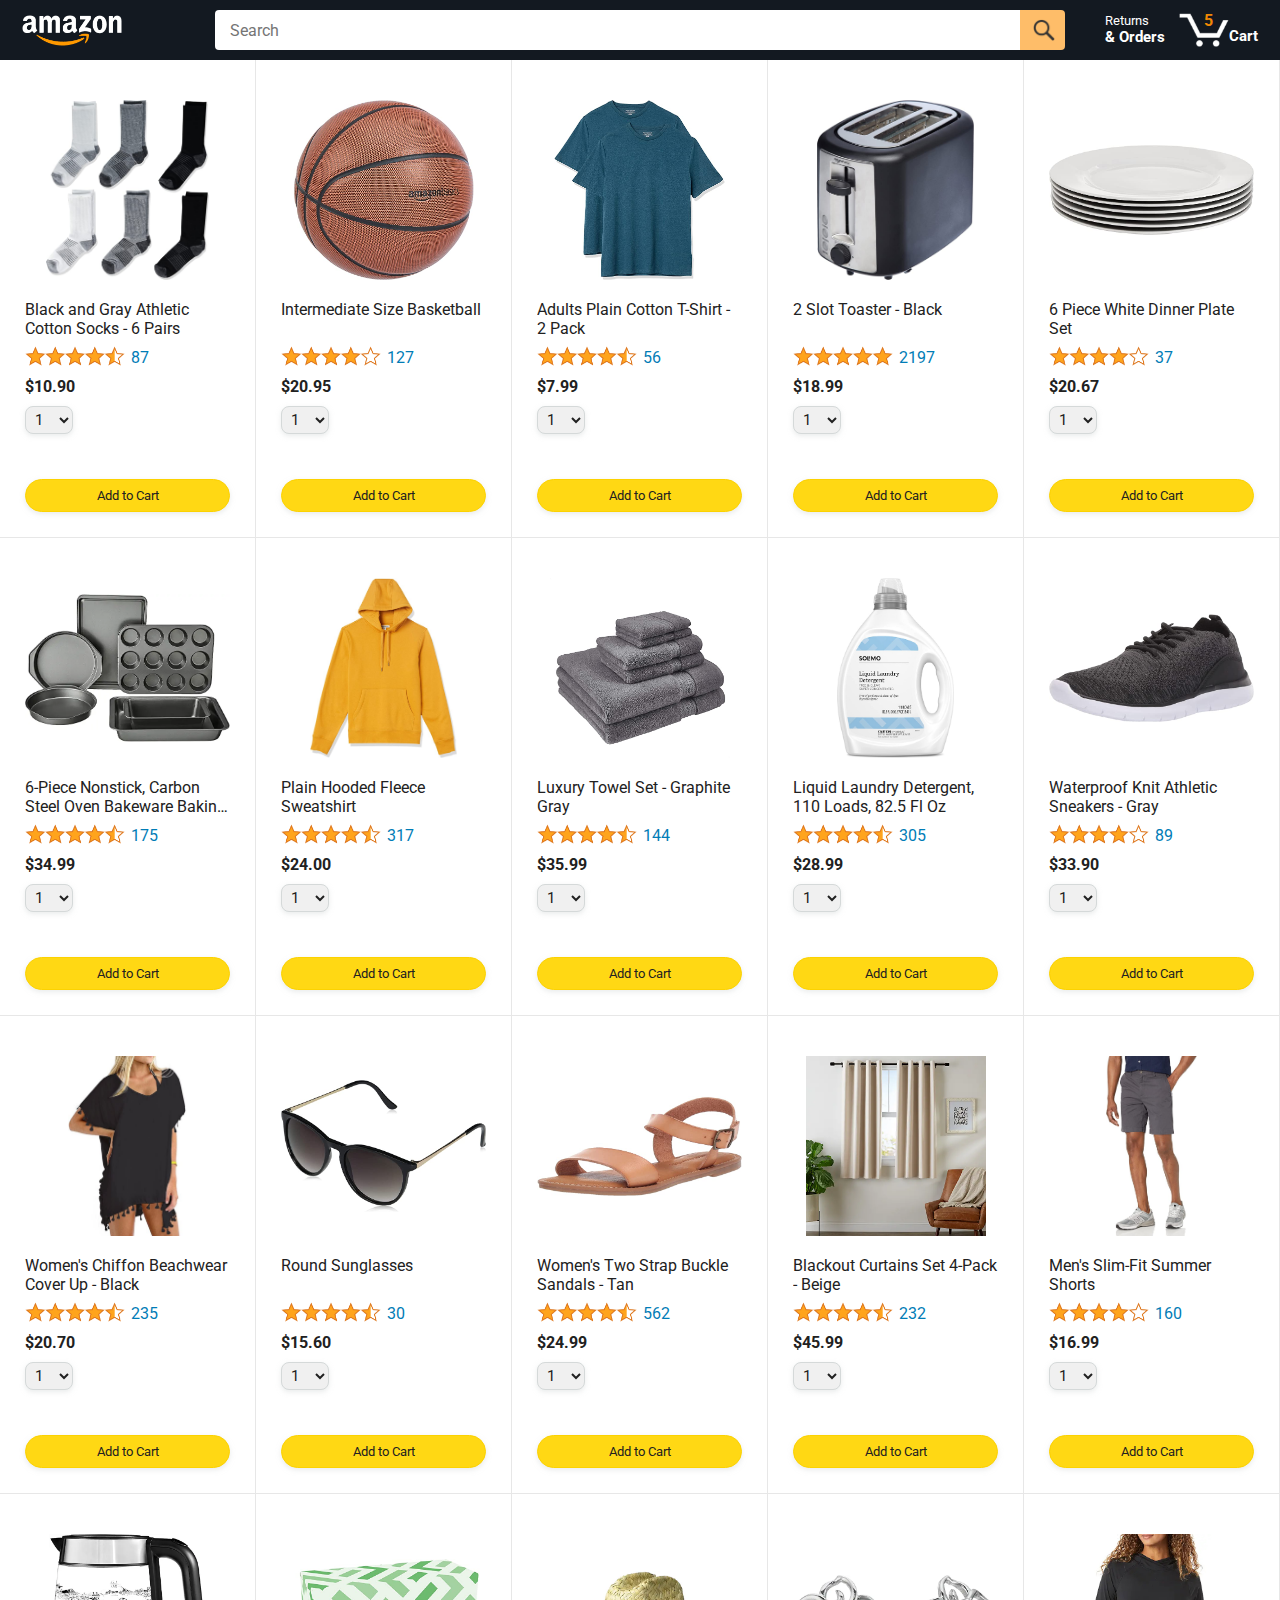
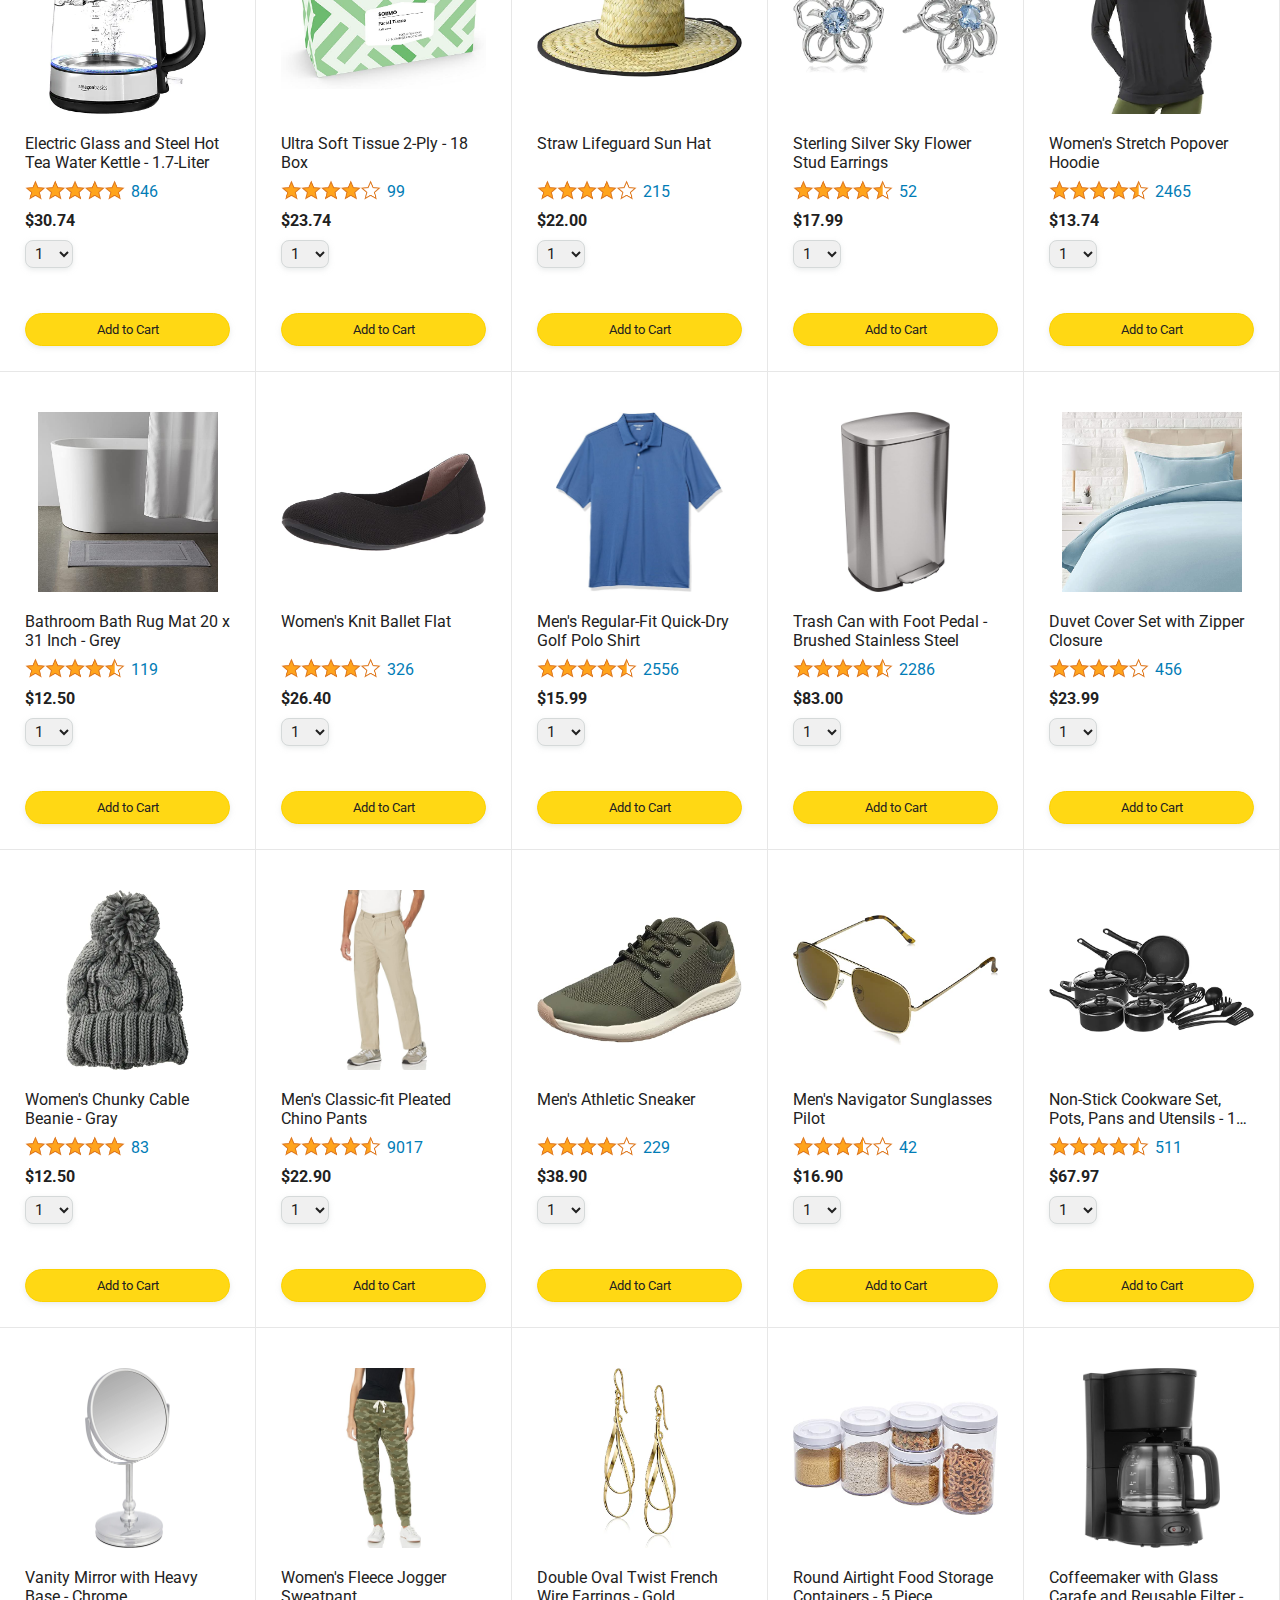
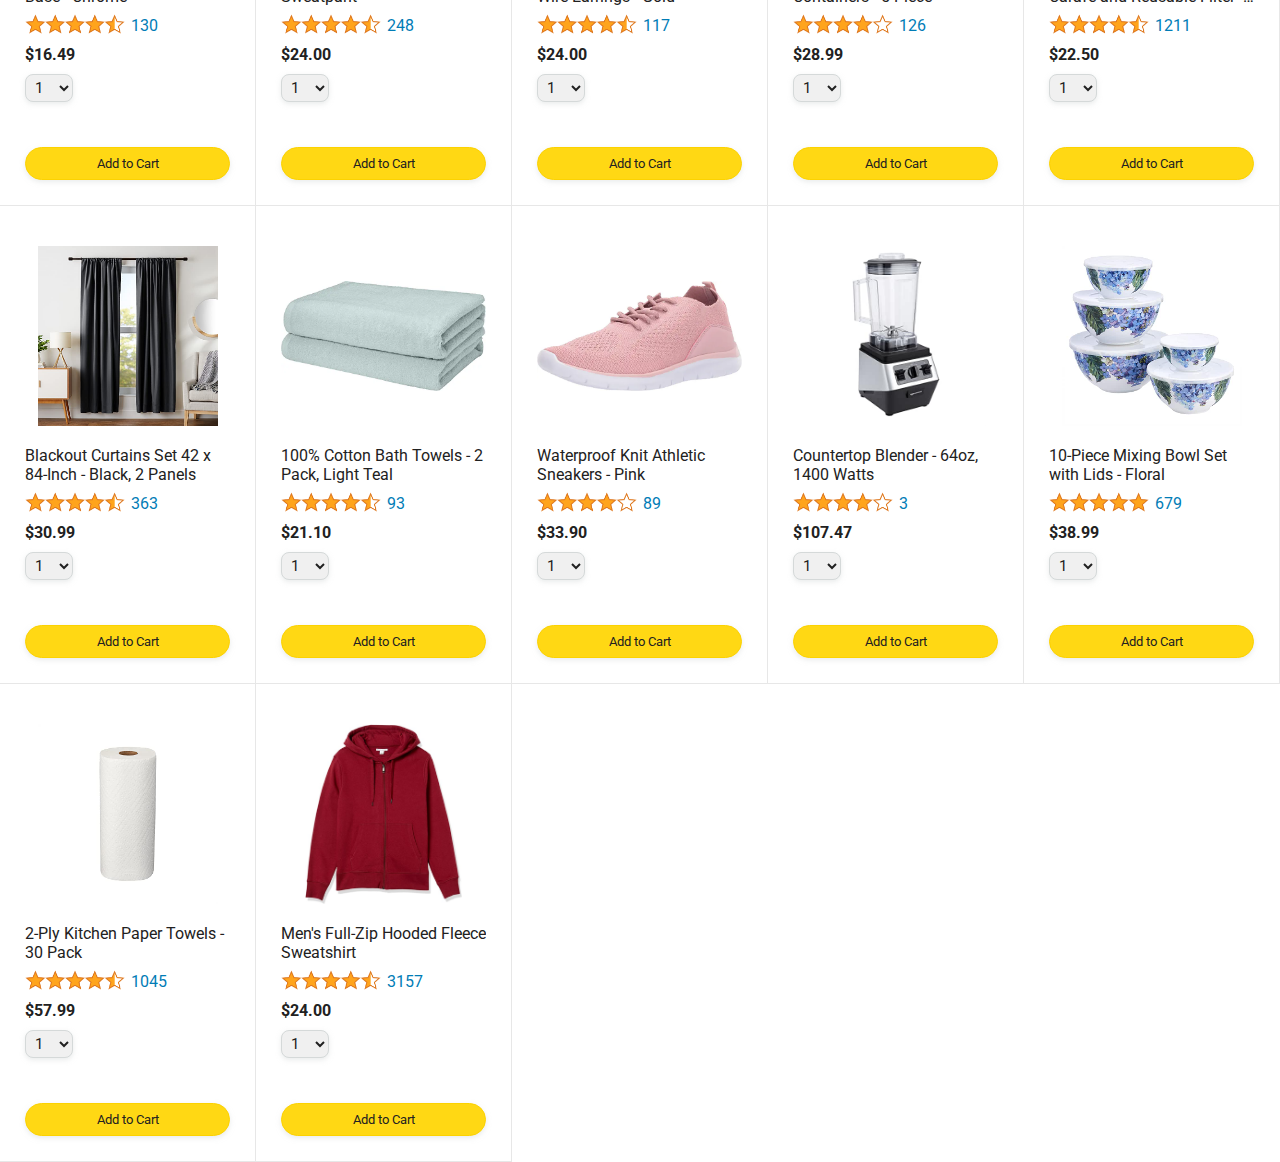
<file: index.html>
<!DOCTYPE html>
<html>

<head>
  <title>Amazon Project</title>

  <!-- This code is needed for responsive design to work.
      (Responsive design = make the website look good on
      smaller screen sizes like a phone or a tablet). -->
  <meta name="viewport" content="width=device-width, initial-scale=1">

  <!-- Load a font called Roboto from Google Fonts. -->
  <link rel="preconnect" href="https://fonts.googleapis.com">
  <link rel="preconnect" href="https://fonts.gstatic.com" crossorigin>
  <link href="https://fonts.googleapis.com/css2?family=Roboto:wght@400;500;700&display=swap" rel="stylesheet">

  <!-- Here are the CSS files for this page. -->
  <link rel="stylesheet" href="./styles/shared/general.css">
  <link rel="stylesheet" href="./styles/shared/amazon-header.css">
  <link rel="stylesheet" href="./styles/pages/amazon.css">
</head>

<body>
  <div class="amazon-header">
    <div class="amazon-header-left-section">
      <a href="./index.html" class="header-link">
        <img class="amazon-logo" src="./images/amazon-logo-white.png">
        <img class="amazon-mobile-logo" src="./images/amazon-mobile-logo-white.png">
      </a>
    </div>

    <div class="amazon-header-middle-section">
      <input class="search-bar" type="text" placeholder="Search">

      <button class="search-button">
        <img class="search-icon" src="./images/icons/search-icon.png">
      </button>
    </div>

    <div class="amazon-header-right-section">
      <a class="orders-link header-link" href="./orders.html">
        <span class="returns-text">Returns</span>
        <span class="orders-text">& Orders</span>
      </a>

      <a class="cart-link header-link" href="./checkout.html">
        <img class="cart-icon" src="./images/icons/cart-icon.png">
        <div class="cart-quantity js-cart-quantity">0</div>
        <div class="cart-text">Cart</div>
      </a>
    </div>
  </div>

  <div class="main">
    <div class="products-grid js-all-products-grid">

    </div>
  </div>
  <script type="module" src="./backend/amazon.js"></script>
</body>

</html>
</file>
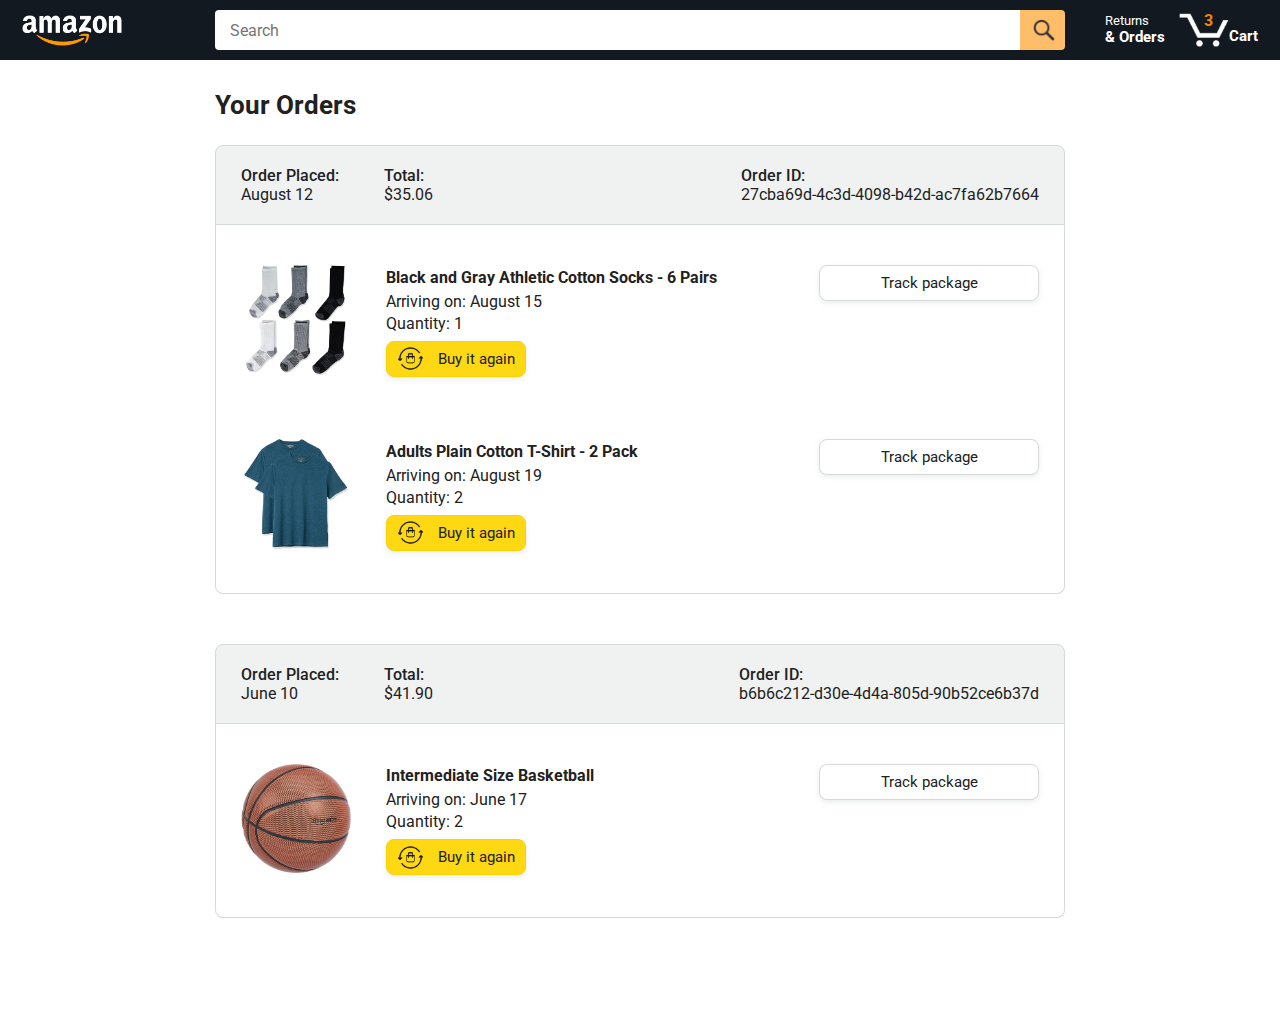
<file: orders.html>
<!DOCTYPE html>
<html>
  <head>
    <title>Orders</title>

    <!-- This code is needed for responsive design to work.
      (Responsive design = make the website look good on
      smaller screen sizes like a phone or a tablet). -->
    <meta name="viewport" content="width=device-width, initial-scale=1">

    <!-- Load a font called Roboto from Google Fonts. -->
    <link rel="preconnect" href="https://fonts.googleapis.com">
    <link rel="preconnect" href="https://fonts.gstatic.com" crossorigin>
    <link href="https://fonts.googleapis.com/css2?family=Roboto:wght@400;500;700&display=swap" rel="stylesheet">

    <!-- Here are the CSS files for this page. -->
    <link rel="stylesheet" href="styles/shared/general.css">
    <link rel="stylesheet" href="styles/shared/amazon-header.css">
    <link rel="stylesheet" href="styles/pages/orders.css">
  </head>
  <body>
    <div class="amazon-header">
      <div class="amazon-header-left-section">
        <a href="amazon.html" class="header-link">
          <img class="amazon-logo"
            src="images/amazon-logo-white.png">
          <img class="amazon-mobile-logo"
            src="images/amazon-mobile-logo-white.png">
        </a>
      </div>

      <div class="amazon-header-middle-section">
        <input class="search-bar" type="text" placeholder="Search">

        <button class="search-button">
          <img class="search-icon" src="images/icons/search-icon.png">
        </button>
      </div>

      <div class="amazon-header-right-section">
        <a class="orders-link header-link" href="orders.html">
          <span class="returns-text">Returns</span>
          <span class="orders-text">& Orders</span>
        </a>

        <a class="cart-link header-link" href="checkout.html">
          <img class="cart-icon" src="images/icons/cart-icon.png">
          <div class="cart-quantity">3</div>
          <div class="cart-text">Cart</div>
        </a>
      </div>
    </div>

    <div class="main">
      <div class="page-title">Your Orders</div>

      <div class="orders-grid">
        <div class="order-container">
          
          <div class="order-header">
            <div class="order-header-left-section">
              <div class="order-date">
                <div class="order-header-label">Order Placed:</div>
                <div>August 12</div>
              </div>
              <div class="order-total">
                <div class="order-header-label">Total:</div>
                <div>$35.06</div>
              </div>
            </div>

            <div class="order-header-right-section">
              <div class="order-header-label">Order ID:</div>
              <div>27cba69d-4c3d-4098-b42d-ac7fa62b7664</div>
            </div>
          </div>

          <div class="order-details-grid">
            <div class="product-image-container">
              <img src="images/products/athletic-cotton-socks-6-pairs.jpg">
            </div>

            <div class="product-details">
              <div class="product-name">
                Black and Gray Athletic Cotton Socks - 6 Pairs
              </div>
              <div class="product-delivery-date">
                Arriving on: August 15
              </div>
              <div class="product-quantity">
                Quantity: 1
              </div>
              <button class="buy-again-button button-primary">
                <img class="buy-again-icon" src="images/icons/buy-again.png">
                <span class="buy-again-message">Buy it again</span>
              </button>
            </div>

            <div class="product-actions">
              <a href="tracking.html">
                <button class="track-package-button button-secondary">
                  Track package
                </button>
              </a>
            </div>

            <div class="product-image-container">
              <img src="images/products/adults-plain-cotton-tshirt-2-pack-teal.jpg">
            </div>

            <div class="product-details">
              <div class="product-name">
                Adults Plain Cotton T-Shirt - 2 Pack
              </div>
              <div class="product-delivery-date">
                Arriving on: August 19
              </div>
              <div class="product-quantity">
                Quantity: 2
              </div>
              <button class="buy-again-button button-primary">
                <img class="buy-again-icon" src="images/icons/buy-again.png">
                <span class="buy-again-message">Buy it again</span>
              </button>
            </div>

            <div class="product-actions">
              <a href="tracking.html">
                <button class="track-package-button button-secondary">
                  Track package
                </button>
              </a>
            </div>
          </div>
        </div>

        <div class="order-container">

          <div class="order-header">
            <div class="order-header-left-section">
              <div class="order-date">
                <div class="order-header-label">Order Placed:</div>
                <div>June 10</div>
              </div>
              <div class="order-total">
                <div class="order-header-label">Total:</div>
                <div>$41.90</div>
              </div>
            </div>

            <div class="order-header-right-section">
              <div class="order-header-label">Order ID:</div>
              <div>b6b6c212-d30e-4d4a-805d-90b52ce6b37d</div>
            </div>
          </div>

          <div class="order-details-grid">
            <div class="product-image-container">
              <img src="images/products/intermediate-composite-basketball.jpg">
            </div>

            <div class="product-details">
              <div class="product-name">
                Intermediate Size Basketball
              </div>
              <div class="product-delivery-date">
                Arriving on: June 17
              </div>
              <div class="product-quantity">
                Quantity: 2
              </div>
              <button class="buy-again-button button-primary">
                <img class="buy-again-icon" src="images/icons/buy-again.png">
                <span class="buy-again-message">Buy it again</span>
              </button>
            </div>

            <div class="product-actions">
              <a href="tracking.html">
                <button class="track-package-button button-secondary">
                  Track package
                </button>
              </a>
            </div>
          </div>
        </div>
      </div>
    </div>
  </body>
</html>
</file>
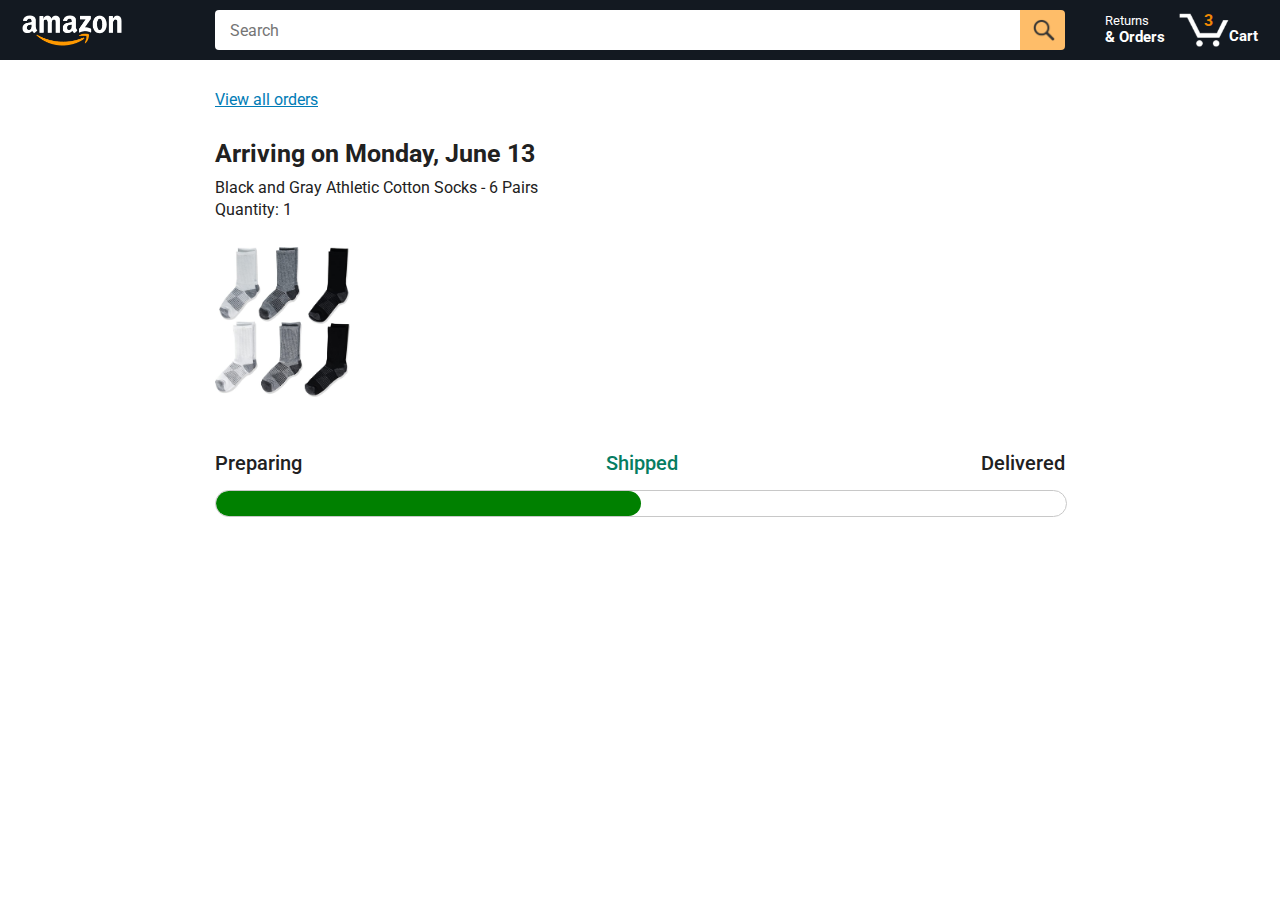
<file: tracking.html>
<!DOCTYPE html>
<html>
  <head>
    <title>Tracking</title>

    <!-- This code is needed for responsive design to work.
      (Responsive design = make the website look good on
      smaller screen sizes like a phone or a tablet). -->
    <meta name="viewport" content="width=device-width, initial-scale=1">

    <!-- Load a font called Roboto from Google Fonts. -->
    <link rel="preconnect" href="https://fonts.googleapis.com">
    <link rel="preconnect" href="https://fonts.gstatic.com" crossorigin>
    <link href="https://fonts.googleapis.com/css2?family=Roboto:wght@400;500;700&display=swap" rel="stylesheet">

    <!-- Here are the CSS files for this page. -->
    <link rel="stylesheet" href="styles/shared/general.css">
    <link rel="stylesheet" href="styles/shared/amazon-header.css">
    <link rel="stylesheet" href="styles/pages/tracking.css">
  </head>
  <body>
    <div class="amazon-header">
      <div class="amazon-header-left-section">
        <a href="amazon.html" class="header-link">
          <img class="amazon-logo"
            src="images/amazon-logo-white.png">
          <img class="amazon-mobile-logo"
            src="images/amazon-mobile-logo-white.png">
        </a>
      </div>

      <div class="amazon-header-middle-section">
        <input class="search-bar" type="text" placeholder="Search">

        <button class="search-button">
          <img class="search-icon" src="images/icons/search-icon.png">
        </button>
      </div>

      <div class="amazon-header-right-section">
        <a class="orders-link header-link" href="orders.html">
          <span class="returns-text">Returns</span>
          <span class="orders-text">& Orders</span>
        </a>

        <a class="cart-link header-link" href="checkout.html">
          <img class="cart-icon" src="images/icons/cart-icon.png">
          <div class="cart-quantity">3</div>
          <div class="cart-text">Cart</div>
        </a>
      </div>
    </div>

    <div class="main">
      <div class="order-tracking">
        <a class="back-to-orders-link link-primary" href="orders.html">
          View all orders
        </a>

        <div class="delivery-date">
          Arriving on Monday, June 13
        </div>

        <div class="product-info">
          Black and Gray Athletic Cotton Socks - 6 Pairs
        </div>

        <div class="product-info">
          Quantity: 1
        </div>

        <img class="product-image" src="images/products/athletic-cotton-socks-6-pairs.jpg">

        <div class="progress-labels-container">
          <div class="progress-label">
            Preparing
          </div>
          <div class="progress-label current-status">
            Shipped
          </div>
          <div class="progress-label">
            Delivered
          </div>
        </div>

        <div class="progress-bar-container">
          <div class="progress-bar"></div>
        </div>
      </div>
    </div>
  </body>
</html>
</file>
<file: styles/shared/general.css>
body {
  font-family: Roboto, Arial;
  color: rgb(33, 33, 33);
  /* The <body> element has a default margin of 8px
     on all sides. This removes the default margins. */
  margin: 0;
}

/* <p> elements have a default margin on the top
   and bottom. This removes the default margins. */
p {
  margin: 0;
}

button {
  cursor: pointer;
}

select {
  cursor: pointer;
}

input, select, button {
  font-family: Roboto, Arial;
}

.button-primary {
  color: rgb(33, 33, 33);
  background-color: rgb(255, 216, 20);
  border: 1px solid rgb(252, 210, 0);
  border-radius: 8px;
  cursor: pointer;
  box-shadow: 0 2px 5px rgba(213, 217, 217, 0.5);
}

.button-primary:hover {
  background-color: rgb(247, 202, 0);
  border: 1px solid rgb(242, 194, 0);
}

.button-primary:active {
  background: rgb(255, 216, 20);
  border-color: rgb(252, 210, 0);
  box-shadow: none;
}

.button-secondary {
  color: rgb(33, 33, 33);
  background: white;
  border: 1px solid rgb(213, 217, 217);
  border-radius: 8px;
  cursor: pointer;
  box-shadow: 0 2px 5px rgba(213, 217, 217, 0.5);
}

.button-secondary:hover {
  background-color: rgb(247, 250, 250);
}

.button-secondary:active {
  background-color: rgb(237, 253, 255);
  box-shadow: none;
}

/* These styles will limit text to 2 lines. Anything
   beyond 2 lines will be replaced with "..."
   You can find this code by using an A.I. tool or by
   searching in Google.
   https://css-tricks.com/almanac/properties/l/line-clamp/ */
.limit-text-to-2-lines {
  display: -webkit-box;
  -webkit-line-clamp: 2;
  -webkit-box-orient: vertical;
  overflow: hidden;
}

.link-primary {
  color: rgb(1, 124, 182);
  cursor: pointer;
}

.link-primary:hover {
  color: rgb(196, 80, 0);
}

/* Styles for dropdown selectors. */
select {
  color: rgb(33, 33, 33);
  background-color: rgb(240, 240, 240);
  border: 1px solid rgb(213, 217, 217);
  border-radius: 8px;
  padding: 3px 5px;
  font-size: 15px;
  cursor: pointer;
  box-shadow: 0 2px 5px rgba(213, 217, 217, 0.5);
}

select:focus,
input:focus {
  outline: 2px solid rgb(255, 153, 0);
}
</file>
<file: styles/shared/amazon-header.css>
.amazon-header {
  background-color: rgb(19, 25, 33);
  color: white;
  padding-left: 15px;
  padding-right: 15px;

  display: flex;
  align-items: center;
  justify-content: space-between;

  position: fixed;
  top: 0;
  left: 0;
  right: 0;
  height: 60px;
}

.amazon-header-left-section {
  width: 180px;
}

@media (max-width: 800px) {
  .amazon-header-left-section {
    width: unset;
  }
}

.header-link {
  display: inline-block;
  padding: 6px;
  border-radius: 2px;
  cursor: pointer;
  text-decoration: none;
  border: 1px solid rgba(0, 0, 0, 0);
}

.header-link:hover {
  border: 1px solid white;
}

.amazon-logo {
  width: 100px;
  margin-top: 5px;
}

.amazon-mobile-logo {
  display: none;
}

@media (max-width: 575px) {
  .amazon-logo {
    display: none;
  }

  .amazon-mobile-logo {
    display: block;
    height: 35px;
    margin-top: 5px;
  }
}

.amazon-header-middle-section {
  flex: 1;
  max-width: 850px;
  margin-left: 10px;
  margin-right: 10px;
  display: flex;
}

.search-bar {
  flex: 1;
  width: 0;
  font-size: 16px;
  height: 38px;
  padding-left: 15px;
  border: none;
  border-top-left-radius: 4px;
  border-bottom-left-radius: 4px;
  border-top-right-radius: 0;
  border-bottom-right-radius: 0;
}

.search-button {
  background-color: rgb(254, 189, 105);
  border: none;
  width: 45px;
  height: 40px;
  border-top-right-radius: 4px;
  border-bottom-right-radius: 4px;
  flex-shrink: 0;
}

.search-icon {
  height: 22px;
  margin-left: 2px;
  margin-top: 3px;
}

.amazon-header-right-section {
  width: 180px;
  flex-shrink: 0;
  display: flex;
  justify-content: end;
}

.orders-link {
  color: white;
}

.returns-text {
  display: block;
  font-size: 13px;
}

.orders-text {
  display: block;
  font-size: 15px;
  font-weight: 700;
}

.cart-link {
  color: white;
  display: flex;
  align-items: center;
  position: relative;
}

.cart-icon {
  width: 50px;
}

.cart-text {
  margin-top: 12px;
  font-size: 15px;
  font-weight: 700;
}

.cart-quantity {
  color: rgb(240, 136, 4);
  font-size: 16px;
  font-weight: 700;

  position: absolute;
  top: 4px;
  left: 22px;
  
  width: 26px;
  text-align: center;
}
</file>
<file: styles/pages/amazon.css>
.main {
  margin-top: 60px;
}

.products-grid {
  display: grid;

  /* - In CSS Grid, 1fr means a column will take up the
       remaining space in the grid.
     - If we write 1fr 1fr ... 1fr; 8 times, this will
       divide the grid into 8 columns, each taking up an
       equal amount of the space.
     - repeat(8, 1fr); is a shortcut for repeating "1fr"
       8 times (instead of typing out "1fr" 8 times).
       repeat(...) is a special property that works with
       display: grid; */
  grid-template-columns: repeat(8, 1fr);
}

/* @media is used to create responsive design (making the
   website look good on any screen size). This @media
   means when the screen width is 2000px or less, we
   will divide the grid into 7 columns instead of 8. */
@media (max-width: 2000px) {
  .products-grid {
    grid-template-columns: repeat(7, 1fr);
  }
}

/* This @media means when the screen width is 1600px or
   less, we will divide the grid into 6 columns. */
@media (max-width: 1600px) {
  .products-grid {
    grid-template-columns: repeat(6, 1fr);
  }
}

@media (max-width: 1300px) {
  .products-grid {
    grid-template-columns: repeat(5, 1fr);
  }
}

@media (max-width: 1000px) {
  .products-grid {
    grid-template-columns: repeat(4, 1fr);
  }
}

@media (max-width: 800px) {
  .products-grid {
    grid-template-columns: repeat(3, 1fr);
  }
}

@media (max-width: 575px) {
  .products-grid {
    grid-template-columns: repeat(2, 1fr);
  }
}

@media (max-width: 450px) {
  .products-grid {
    grid-template-columns: 1fr;
  }
}

.product-container {
  padding-top: 40px;
  padding-bottom: 25px;
  padding-left: 25px;
  padding-right: 25px;

  border-right: 1px solid rgb(231, 231, 231);
  border-bottom: 1px solid rgb(231, 231, 231);

  display: flex;
  flex-direction: column;
}

.product-image-container {
  display: flex;
  justify-content: center;
  align-items: center;

  height: 180px;
  margin-bottom: 20px;
}

.product-image {
  /* Images will overflow their container by default. To
    prevent this, we set max-width and max-height to 100%
    so they stay inside their container. */
  max-width: 100%;
  max-height: 100%;
}

.product-name {
  height: 40px;
  margin-bottom: 5px;
}

.product-rating-container {
  display: flex;
  align-items: center;
  margin-bottom: 10px;
}

.product-rating-stars {
  width: 100px;
  margin-right: 6px;
}

.product-rating-count {
  color: rgb(1, 124, 182);
  cursor: pointer;
  margin-top: 3px;
}

.product-price {
  font-weight: 700;
  margin-bottom: 10px;
}

.product-quantity-container {
  margin-bottom: 17px;
}

.product-spacer {
  flex: 1;
}

.added-to-cart {
  color: rgb(6, 125, 98);
  font-size: 16px;

  display: flex;
  align-items: center;
  margin-bottom: 8px;

  /* At first, the "Added to cart" message will
     be invisible. Use JavaScript to change the
     opacity and make it visible. */
  opacity: 0;
}

.added-to-cart img {
  height: 20px;
  margin-right: 5px;
}

.add-to-cart-button {
  width: 100%;
  padding: 8px;
  border-radius: 50px;
}

.js-visible{
  opacity: 1;
}
</file>
<file: styles/pages/orders.css>
.main {
  max-width: 850px;
  margin-top: 90px;
  margin-bottom: 100px;
  padding-left: 20px;
  padding-right: 20px;

  /* margin-left: auto;
     margin-right auto;
     Is a trick for centering an element horizontally
     without needing a container. */
  margin-left: auto;
  margin-right: auto;
}

.page-title {
  font-weight: 700;
  font-size: 26px;
  margin-bottom: 25px;
}

.orders-grid {
  display: grid;
  grid-template-columns: 1fr;
  row-gap: 50px;
}

.order-header {
  background-color: rgb(240, 242, 242);
  border: 1px solid rgb(213, 217, 217);

  display: flex;
  align-items: center;
  justify-content: space-between;

  padding: 20px 25px;
  border-top-left-radius: 8px;
  border-top-right-radius: 8px;
}

.order-header-left-section {
  display: flex;
  flex-shrink: 0;
}

.order-header-label {
  font-weight: 500;
}

.order-date,
.order-total {
  margin-right: 45px;
}

.order-header-right-section {
  flex-shrink: 1;
}

@media (max-width: 575px) {
  .order-header {
    flex-direction: column;
    align-items: start;
    line-height: 23px;
    padding: 15px;
  }

  .order-header-left-section {
    flex-direction: column;
  }

  .order-header-label {
    margin-right: 5px;
  }

  .order-date,
  .order-total {
    display: grid;
    grid-template-columns: auto 1fr;
    margin-right: 0;
  }

  .order-header-right-section {
    display: grid;
    grid-template-columns: auto 1fr;
  }
}

.order-details-grid {
  padding: 40px 25px;
  border: 1px solid rgb(213, 217, 217);
  border-top: none;
  border-bottom-left-radius: 8px;
  border-bottom-right-radius: 8px;

  display: grid;
  grid-template-columns: 110px 1fr 220px;
  column-gap: 35px;
  row-gap: 60px;
  align-items: center;
}

@media (max-width: 800px) {
  .order-details-grid {
    grid-template-columns: 110px 1fr;
    row-gap: 0;
    padding-bottom: 8px;
  }
}

@media (max-width: 450px) {
  .order-details-grid {
    grid-template-columns: 1fr;
  }
}

.product-image-container {
  text-align: center;
}

.product-image-container img {
  max-width: 110px;
  max-height: 110px;
}

.product-name {
  font-weight: 700;
  margin-bottom: 5px;
}

.product-delivery-date {
  margin-bottom: 3px;
}

.product-quantity {
  margin-bottom: 8px;
}

.buy-again-button {
  font-size: 15px;
  width: 140px;
  height: 36px;
  border-radius: 8px;

  display: flex;
  align-items: center;
  justify-content: center;
}

.buy-again-icon {
  width: 25px;
  margin-right: 15px;
}

.product-actions {
  align-self: start;
}

.track-package-button {
  width: 100%;
  font-size: 15px;
  padding: 8px;
}

@media (max-width: 800px) {
  .buy-again-button {
    margin-bottom: 10px;
  }

  .product-actions {
    /* grid-column: 2 means this element will be placed
       in column 2 in the grid. (Normally, the column that
       an element is placed in is determined by the order
       of the elements in the HTML. grid-column overrides
       this default ordering). */
    grid-column: 2;
    margin-bottom: 30px;
  }

  .track-package-button {
    width: 140px;
  }
}

@media (max-width: 450px) {
  .product-image-container {
    text-align: center;
    margin-bottom: 25px;
  }

  .product-image-container img {
    max-width: 150px;
    max-height: 150px;
  }

  .product-name {
    margin-bottom: 10px;
  }

  .product-quantity {
    margin-bottom: 15px;
  }

  .buy-again-button {
    width: 100%;
    margin-bottom: 15px;
  }

  .product-actions {
    /* grid-column: auto; undos grid-column: 2; from above.
       This element will now be placed in its normal column
       in the grid. */
    grid-column: auto;
    margin-bottom: 70px;
  }

  .track-package-button {
    width: 100%;
    padding: 12px;
  }
}
</file>
<file: styles/pages/tracking.css>
.main {
  max-width: 850px;
  margin-top: 90px;
  margin-bottom: 100px;
  padding-left: 30px;
  padding-right: 30px;

  /* margin-left: auto;
     margin-right auto;
     Is a trick for centering an element horizontally
     without needing a container. */
  margin-left: auto;
  margin-right: auto;
}

.back-to-orders-link {
  display: inline-block;
  margin-bottom: 30px;
}

.delivery-date {
  font-size: 25px;
  font-weight: 700;
  margin-bottom: 10px;
}

.product-info {
  margin-bottom: 3px;
}

.product-image {
  max-width: 150px;
  max-height: 150px;
  margin-top: 25px;
  margin-bottom: 50px;
}

.progress-labels-container {
  display: flex;
  justify-content: space-between;
  font-size: 20px;
  font-weight: 500;
  margin-bottom: 15px;
}

.current-status {
  color: rgb(6, 125, 98);
}

@media (max-width: 575px) {
  .progress-labels-container {
    font-size: 16px;
  }
}

@media (max-width: 450px) {
  .progress-labels-container {
    flex-direction: column;
    margin-bottom: 5px;
  }

  .progress-label {
    margin-bottom: 3px;
  }
}

.progress-bar-container {
  height: 25px;
  width: 100%;

  border: 1px solid rgb(200, 200, 200);
  border-radius: 50px;
  overflow: hidden;
}

.progress-bar {
  height: 100%;
  background-color: green;
  border-radius: 50px;
  width: 50%;
}
</file>
